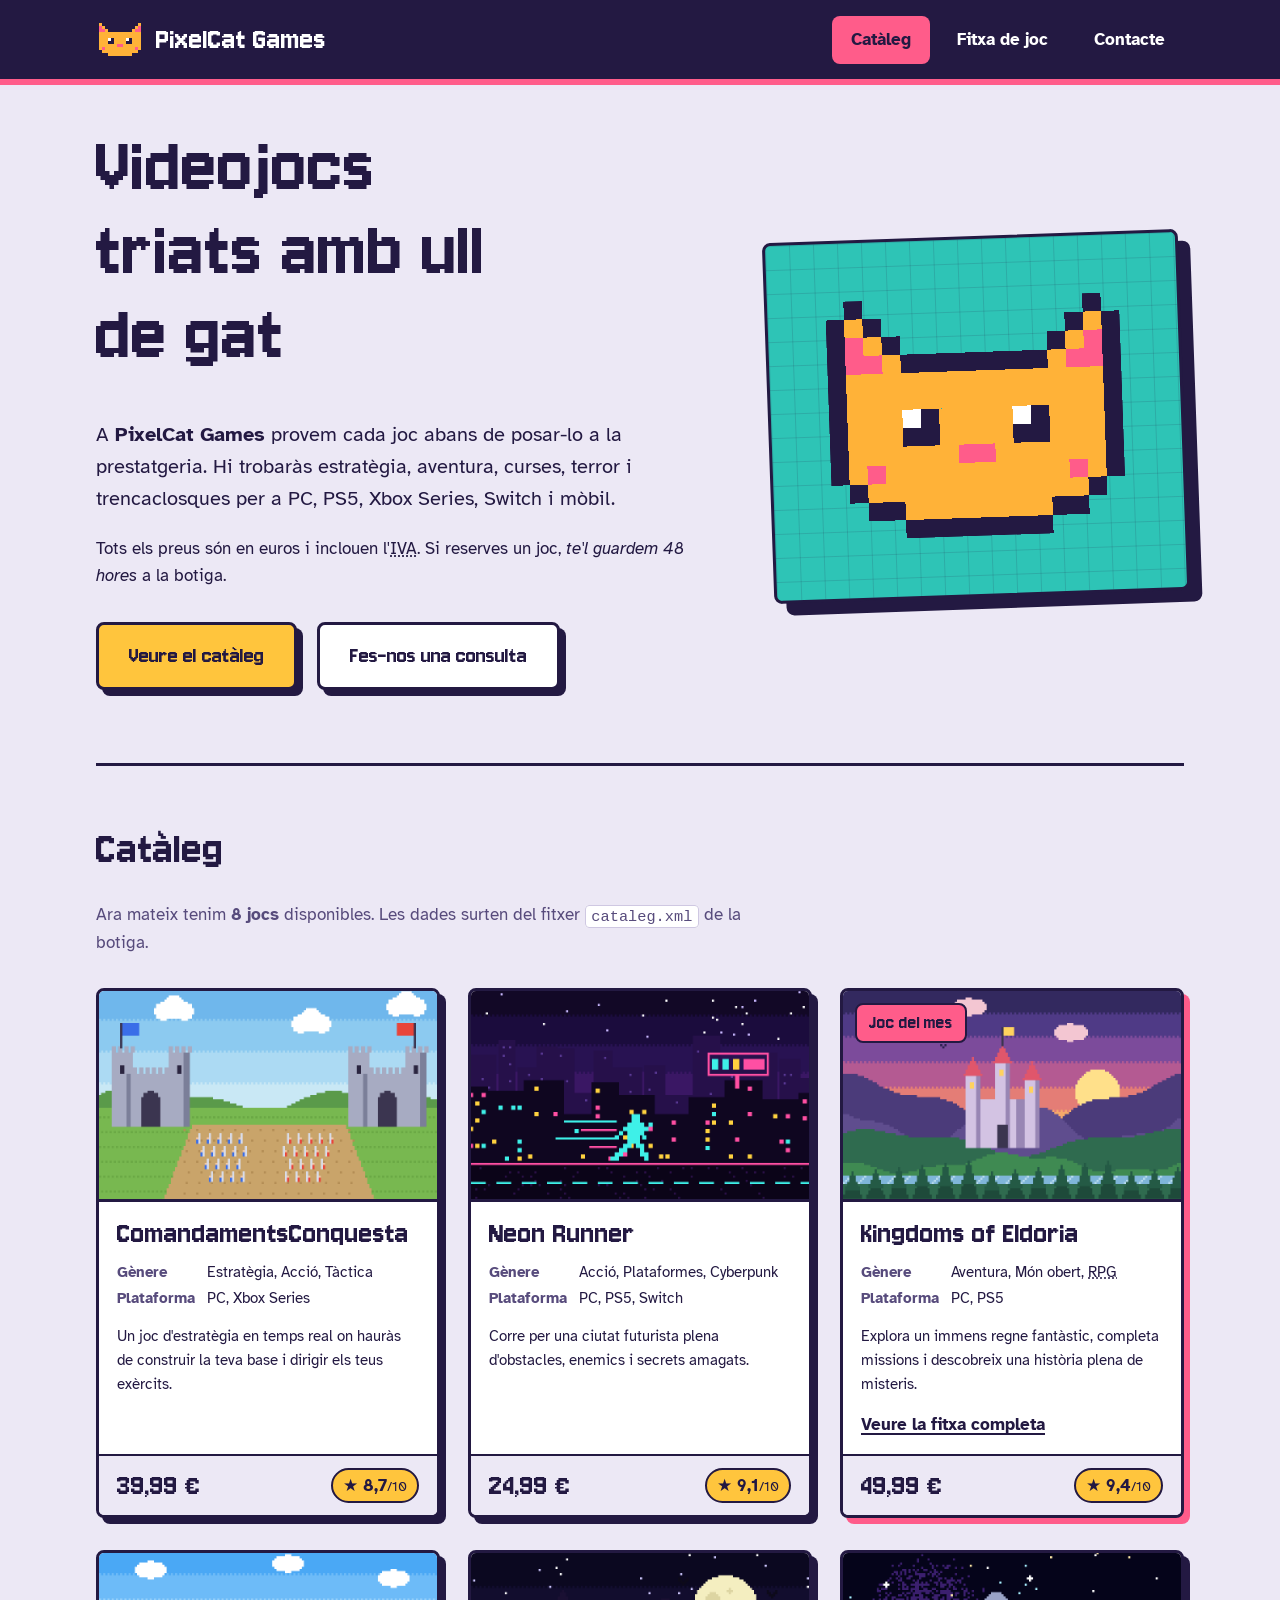
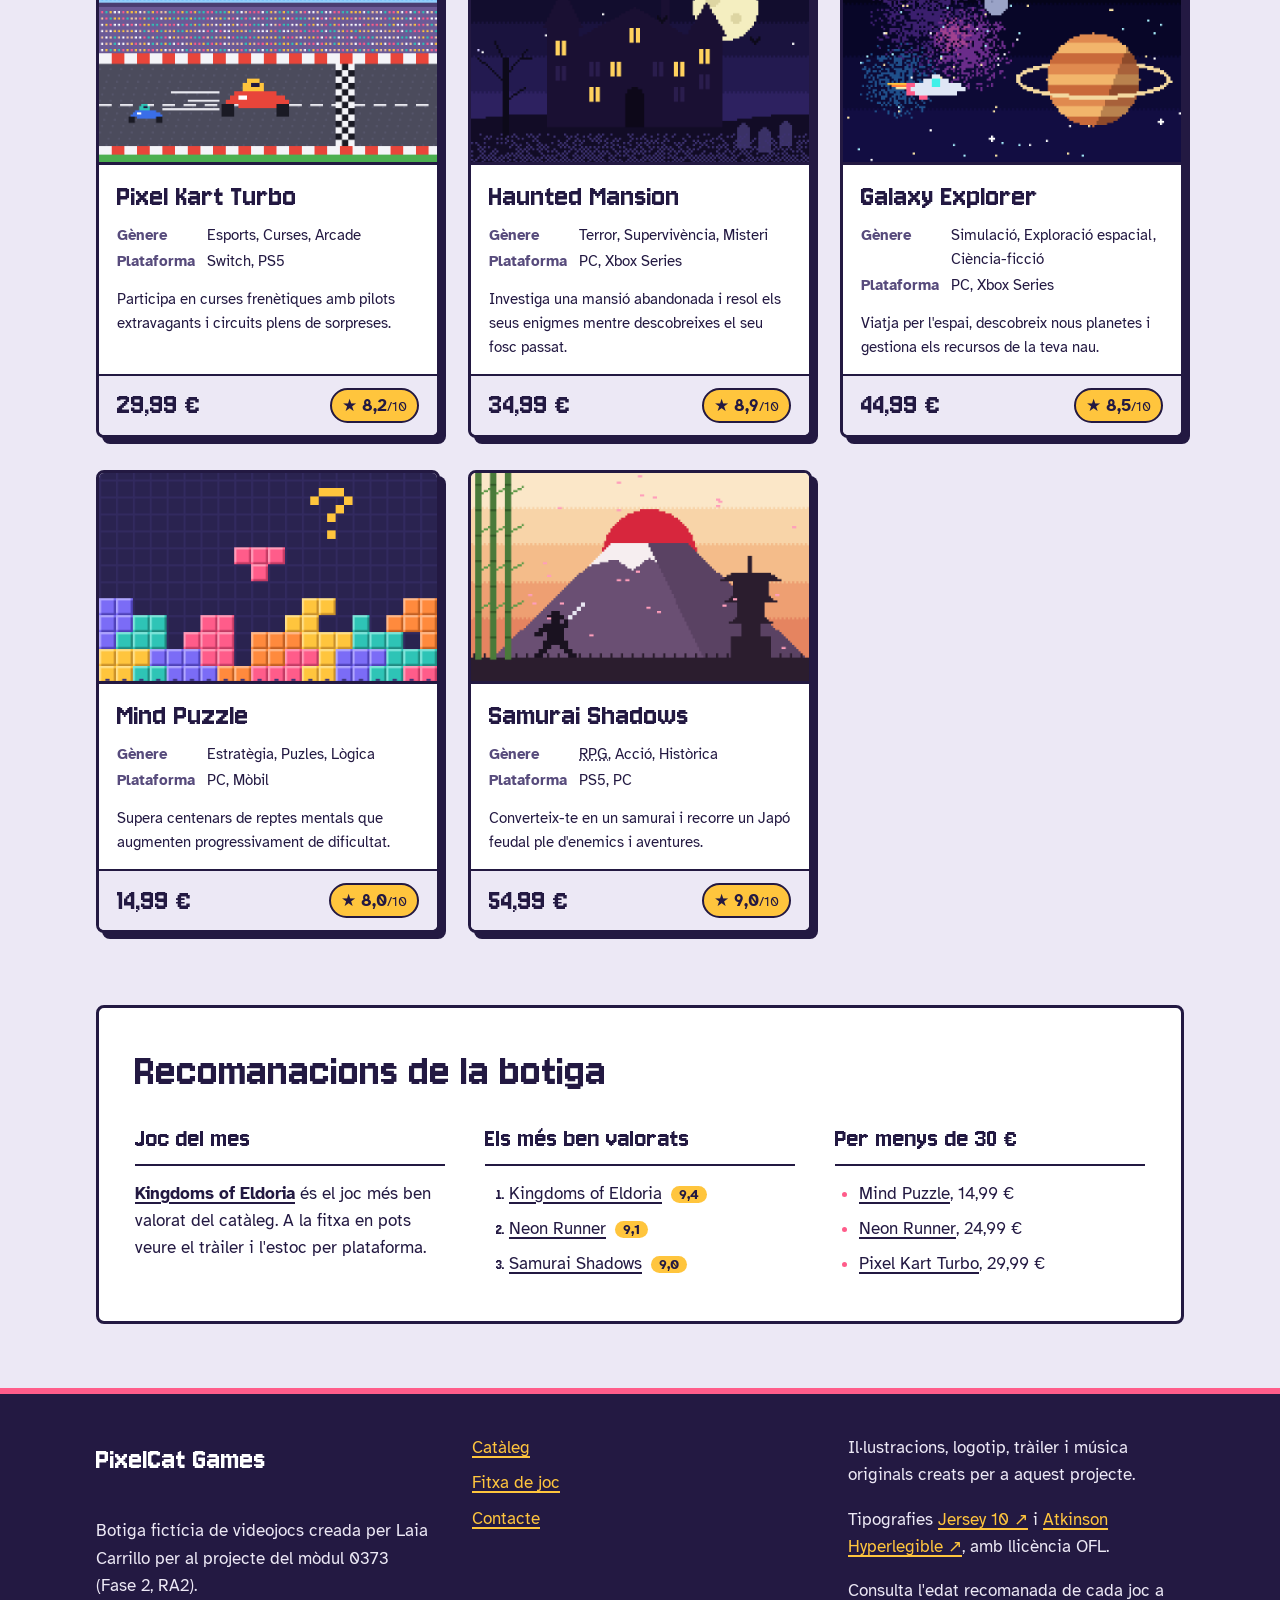
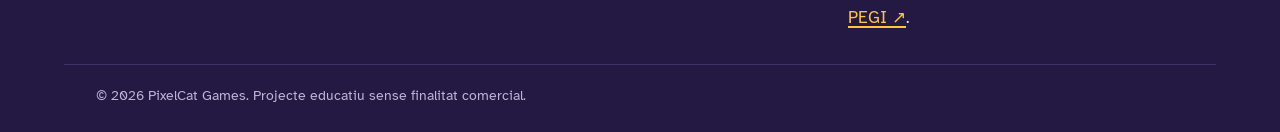
<file: RA2_Projecte_Fase_2_botiga_Laia_Carrillo/index.html>
<!DOCTYPE html>
<html lang="ca">
<head>
  <meta charset="UTF-8">
  <meta name="viewport" content="width=device-width, initial-scale=1">
  <meta name="description" content="Catàleg de PixelCat Games: videojocs d'estratègia, aventura, curses, terror i trencaclosques per a PC, PS5, Xbox Series, Switch i mòbil.">
  <meta name="author" content="Laia Carrillo">
  <title>Catàleg de videojocs | PixelCat Games</title>
  <link rel="icon" href="img/logo-pixelcat.svg" type="image/svg+xml">
  <link rel="stylesheet" href="css/estils.css">
</head>
<body>
  <a class="salt-contingut" href="#contingut">Salta al contingut principal</a>

  <header class="capcalera" id="capcalera">
    <div class="capcalera__interior">
      <a class="logo" href="index.html">
        <img class="logo__imatge" src="img/logo-pixelcat.svg" alt="" width="48" height="39">
        <span class="logo__nom">PixelCat Games</span>
      </a>
      <nav class="navegacio" aria-label="Navegació principal">
        <ul class="menu" id="menu-principal">
          <li><a class="menu__enllac actiu" href="index.html" aria-current="page">Catàleg</a></li>
          <li><a class="menu__enllac" href="fitxa.html">Fitxa de joc</a></li>
          <li><a class="menu__enllac" href="contacte.html">Contacte</a></li>
        </ul>
      </nav>
    </div>
  </header>

  <main class="contingut" id="contingut">

    <section class="portada" id="portada" aria-labelledby="titol-portada">
      <div class="portada__text">
        <h1 id="titol-portada">Videojocs triats amb ull de gat</h1>
        <p class="portada__entradeta">A <strong>PixelCat Games</strong> provem cada joc abans de posar-lo a la prestatgeria. Hi trobaràs estratègia, aventura, curses, terror i trencaclosques per a PC, PS5, Xbox Series, Switch i mòbil.</p>
        <p>Tots els preus són en euros i inclouen l'<abbr title="Impost sobre el valor afegit">IVA</abbr>. Si reserves un joc, <em>te'l guardem 48 hores</em> a la botiga.</p>
        <p class="portada__accions">
          <a class="boto" href="#cataleg">Veure el catàleg</a>
          <a class="boto boto--secundari" href="contacte.html">Fes-nos una consulta</a>
        </p>
      </div>
      <figure class="portada__imatge">
        <img src="img/logo-pixelcat.svg" alt="La mascota de PixelCat Games: un gat taronja dibuixat en pixel art" width="320" height="260">
      </figure>
    </section>

    <section class="cataleg" id="cataleg" aria-labelledby="titol-cataleg">
      <h2 id="titol-cataleg">Catàleg</h2>
      <p class="cataleg__resum">Ara mateix tenim <strong>8 jocs</strong> disponibles. Les dades surten del fitxer <code>cataleg.xml</code> de la botiga.</p>

      <div class="graella-jocs" id="llista-jocs">

        <article class="targeta-joc" id="joc-001" data-codi="JOC-001" data-preu="39.99" data-valoracio="8.7">
          <img class="targeta-joc__imatge" src="img/joc-001-comandaments-conquesta.png" alt="Dos castells, un amb bandera blava i l'altre amb bandera vermella, amb els seus exèrcits encarats en un camí de terra" width="800" height="500">
          <h3 class="targeta-joc__titol">ComandamentsConquesta</h3>
          <dl class="targeta-joc__dades">
            <dt>Gènere</dt>
            <dd class="targeta-joc__generes">Estratègia, Acció, Tàctica</dd>
            <dt>Plataforma</dt>
            <dd class="targeta-joc__plataformes">PC, Xbox Series</dd>
          </dl>
          <p class="targeta-joc__descripcio">Un joc d'estratègia en temps real on hauràs de construir la teva base i dirigir els teus exèrcits.</p>
          <footer class="targeta-joc__peu">
            <p class="preu"><data value="39.99">39,99 €</data></p>
            <p class="valoracio"><span class="valoracio__estrella" aria-hidden="true">★</span> <span class="visualment-amagat">Valoració:</span> 8,7<span class="valoracio__maxim">/10</span></p>
          </footer>
        </article>

        <article class="targeta-joc" id="joc-002" data-codi="JOC-002" data-preu="24.99" data-valoracio="9.1">
          <img class="targeta-joc__imatge" src="img/joc-002-neon-runner.png" alt="Silueta d'un corredor de color cian que travessa una ciutat de nit plena de llums de neó" width="800" height="500">
          <h3 class="targeta-joc__titol">Neon Runner</h3>
          <dl class="targeta-joc__dades">
            <dt>Gènere</dt>
            <dd class="targeta-joc__generes">Acció, Plataformes, Cyberpunk</dd>
            <dt>Plataforma</dt>
            <dd class="targeta-joc__plataformes">PC, PS5, Switch</dd>
          </dl>
          <p class="targeta-joc__descripcio">Corre per una ciutat futurista plena d'obstacles, enemics i secrets amagats.</p>
          <footer class="targeta-joc__peu">
            <p class="preu"><data value="24.99">24,99 €</data></p>
            <p class="valoracio"><span class="valoracio__estrella" aria-hidden="true">★</span> <span class="visualment-amagat">Valoració:</span> 9,1<span class="valoracio__maxim">/10</span></p>
          </footer>
        </article>

        <article class="targeta-joc targeta-joc--destacada" id="joc-003" data-codi="JOC-003" data-preu="49.99" data-valoracio="9.4">
          <img class="targeta-joc__imatge" src="img/joc-003-kingdoms-of-eldoria.png" alt="Castell de torres vermelles sobre un turó verd, amb muntanyes i una posta de sol al fons" width="800" height="500">
          <p class="targeta-joc__distintiu">Joc del mes</p>
          <h3 class="targeta-joc__titol">Kingdoms of Eldoria</h3>
          <dl class="targeta-joc__dades">
            <dt>Gènere</dt>
            <dd class="targeta-joc__generes">Aventura, Món obert, <abbr title="Joc de rol (role-playing game)">RPG</abbr></dd>
            <dt>Plataforma</dt>
            <dd class="targeta-joc__plataformes">PC, PS5</dd>
          </dl>
          <p class="targeta-joc__descripcio">Explora un immens regne fantàstic, completa missions i descobreix una història plena de misteris.</p>
          <a class="targeta-joc__enllac" href="fitxa.html">Veure la fitxa completa</a>
          <footer class="targeta-joc__peu">
            <p class="preu"><data value="49.99">49,99 €</data></p>
            <p class="valoracio"><span class="valoracio__estrella" aria-hidden="true">★</span> <span class="visualment-amagat">Valoració:</span> 9,4<span class="valoracio__maxim">/10</span></p>
          </footer>
        </article>

        <article class="targeta-joc" id="joc-004" data-codi="JOC-004" data-preu="29.99" data-valoracio="8.2">
          <img class="targeta-joc__imatge" src="img/joc-004-pixel-kart-turbo.png" alt="Kart vermell corrent per un circuit amb graderies plenes de públic i la línia de meta a quadres" width="800" height="500" loading="lazy">
          <h3 class="targeta-joc__titol">Pixel Kart Turbo</h3>
          <dl class="targeta-joc__dades">
            <dt>Gènere</dt>
            <dd class="targeta-joc__generes">Esports, Curses, Arcade</dd>
            <dt>Plataforma</dt>
            <dd class="targeta-joc__plataformes">Switch, PS5</dd>
          </dl>
          <p class="targeta-joc__descripcio">Participa en curses frenètiques amb pilots extravagants i circuits plens de sorpreses.</p>
          <footer class="targeta-joc__peu">
            <p class="preu"><data value="29.99">29,99 €</data></p>
            <p class="valoracio"><span class="valoracio__estrella" aria-hidden="true">★</span> <span class="visualment-amagat">Valoració:</span> 8,2<span class="valoracio__maxim">/10</span></p>
          </footer>
        </article>

        <article class="targeta-joc" id="joc-005" data-codi="JOC-005" data-preu="34.99" data-valoracio="8.9">
          <img class="targeta-joc__imatge" src="img/joc-005-haunted-mansion.png" alt="Mansió fosca amb finestres il·luminades sota una gran lluna plena, amb ratpenats i làpides" width="800" height="500" loading="lazy">
          <h3 class="targeta-joc__titol">Haunted Mansion</h3>
          <dl class="targeta-joc__dades">
            <dt>Gènere</dt>
            <dd class="targeta-joc__generes">Terror, Supervivència, Misteri</dd>
            <dt>Plataforma</dt>
            <dd class="targeta-joc__plataformes">PC, Xbox Series</dd>
          </dl>
          <p class="targeta-joc__descripcio">Investiga una mansió abandonada i resol els seus enigmes mentre descobreixes el seu fosc passat.</p>
          <footer class="targeta-joc__peu">
            <p class="preu"><data value="34.99">34,99 €</data></p>
            <p class="valoracio"><span class="valoracio__estrella" aria-hidden="true">★</span> <span class="visualment-amagat">Valoració:</span> 8,9<span class="valoracio__maxim">/10</span></p>
          </footer>
        </article>

        <article class="targeta-joc" id="joc-006" data-codi="JOC-006" data-preu="44.99" data-valoracio="8.5">
          <img class="targeta-joc__imatge" src="img/joc-006-galaxy-explorer.png" alt="Nau espacial blanca volant cap a un planeta taronja amb anells, envoltada d'estrelles i d'una nebulosa" width="800" height="500" loading="lazy">
          <h3 class="targeta-joc__titol">Galaxy Explorer</h3>
          <dl class="targeta-joc__dades">
            <dt>Gènere</dt>
            <dd class="targeta-joc__generes">Simulació, Exploració espacial, Ciència-ficció</dd>
            <dt>Plataforma</dt>
            <dd class="targeta-joc__plataformes">PC, Xbox Series</dd>
          </dl>
          <p class="targeta-joc__descripcio">Viatja per l'espai, descobreix nous planetes i gestiona els recursos de la teva nau.</p>
          <footer class="targeta-joc__peu">
            <p class="preu"><data value="44.99">44,99 €</data></p>
            <p class="valoracio"><span class="valoracio__estrella" aria-hidden="true">★</span> <span class="visualment-amagat">Valoració:</span> 8,5<span class="valoracio__maxim">/10</span></p>
          </footer>
        </article>

        <article class="targeta-joc" id="joc-007" data-codi="JOC-007" data-preu="14.99" data-valoracio="8.0">
          <img class="targeta-joc__imatge" src="img/joc-007-mind-puzzle.png" alt="Peces de colors apilades en una quadrícula, una peça que cau i un signe d'interrogació groc" width="800" height="500" loading="lazy">
          <h3 class="targeta-joc__titol">Mind Puzzle</h3>
          <dl class="targeta-joc__dades">
            <dt>Gènere</dt>
            <dd class="targeta-joc__generes">Estratègia, Puzles, Lògica</dd>
            <dt>Plataforma</dt>
            <dd class="targeta-joc__plataformes">PC, Mòbil</dd>
          </dl>
          <p class="targeta-joc__descripcio">Supera centenars de reptes mentals que augmenten progressivament de dificultat.</p>
          <footer class="targeta-joc__peu">
            <p class="preu"><data value="14.99">14,99 €</data></p>
            <p class="valoracio"><span class="valoracio__estrella" aria-hidden="true">★</span> <span class="visualment-amagat">Valoració:</span> 8,0<span class="valoracio__maxim">/10</span></p>
          </footer>
        </article>

        <article class="targeta-joc" id="joc-008" data-codi="JOC-008" data-preu="54.99" data-valoracio="9.0">
          <img class="targeta-joc__imatge" src="img/joc-008-samurai-shadows.png" alt="Silueta d'un samurai amb katana davant d'un sol vermell, una muntanya nevada i una pagoda" width="800" height="500" loading="lazy">
          <h3 class="targeta-joc__titol">Samurai Shadows</h3>
          <dl class="targeta-joc__dades">
            <dt>Gènere</dt>
            <dd class="targeta-joc__generes"><abbr title="Joc de rol (role-playing game)">RPG</abbr>, Acció, Històrica</dd>
            <dt>Plataforma</dt>
            <dd class="targeta-joc__plataformes">PS5, PC</dd>
          </dl>
          <p class="targeta-joc__descripcio">Converteix-te en un samurai i recorre un Japó feudal ple d'enemics i aventures.</p>
          <footer class="targeta-joc__peu">
            <p class="preu"><data value="54.99">54,99 €</data></p>
            <p class="valoracio"><span class="valoracio__estrella" aria-hidden="true">★</span> <span class="visualment-amagat">Valoració:</span> 9,0<span class="valoracio__maxim">/10</span></p>
          </footer>
        </article>

      </div>
    </section>

    <aside class="recomanacions" id="recomanacions" aria-labelledby="titol-recomanacions">
      <h2 id="titol-recomanacions">Recomanacions de la botiga</h2>

      <section class="recomanacions__bloc" aria-labelledby="titol-joc-mes">
        <h3 id="titol-joc-mes">Joc del mes</h3>
        <p><a href="fitxa.html"><strong>Kingdoms of Eldoria</strong></a> és el joc més ben valorat del catàleg. A la fitxa en pots veure el tràiler i l'estoc per plataforma.</p>
      </section>

      <section class="recomanacions__bloc" aria-labelledby="titol-ranquing">
        <h3 id="titol-ranquing">Els més ben valorats</h3>
        <ol class="ranquing">
          <li><a href="#joc-003">Kingdoms of Eldoria</a> <span class="ranquing__nota">9,4</span></li>
          <li><a href="#joc-002">Neon Runner</a> <span class="ranquing__nota">9,1</span></li>
          <li><a href="#joc-008">Samurai Shadows</a> <span class="ranquing__nota">9,0</span></li>
        </ol>
      </section>

      <section class="recomanacions__bloc" aria-labelledby="titol-economics">
        <h3 id="titol-economics">Per menys de 30 €</h3>
        <ul class="llista-economics">
          <li><a href="#joc-007">Mind Puzzle</a>, 14,99 €</li>
          <li><a href="#joc-002">Neon Runner</a>, 24,99 €</li>
          <li><a href="#joc-004">Pixel Kart Turbo</a>, 29,99 €</li>
        </ul>
      </section>
    </aside>

  </main>

  <footer class="peu" id="peu">
    <div class="peu__interior">
      <div class="peu__bloc">
        <p class="peu__marca">PixelCat Games</p>
        <p>Botiga fictícia de videojocs creada per Laia Carrillo per al projecte del mòdul 0373 (Fase 2, RA2).</p>
      </div>
      <nav class="peu__bloc" aria-label="Enllaços del peu de pàgina">
        <ul class="peu__llista">
          <li><a href="index.html">Catàleg</a></li>
          <li><a href="fitxa.html">Fitxa de joc</a></li>
          <li><a href="contacte.html">Contacte</a></li>
        </ul>
      </nav>
      <div class="peu__bloc">
        <p>Il·lustracions, logotip, tràiler i música originals creats per a aquest projecte.</p>
        <p>Tipografies <a href="https://fonts.google.com/specimen/Jersey+10" rel="external">Jersey 10</a> i <a href="https://fonts.google.com/specimen/Atkinson+Hyperlegible" rel="external">Atkinson Hyperlegible</a>, amb llicència OFL.</p>
        <p>Consulta l'edat recomanada de cada joc a <a href="https://pegi.info/" rel="external">PEGI</a>.</p>
      </div>
    </div>
    <p class="peu__copyright"><small>© 2026 PixelCat Games. Projecte educatiu sense finalitat comercial.</small></p>
  </footer>
</body>
</html>
</file>
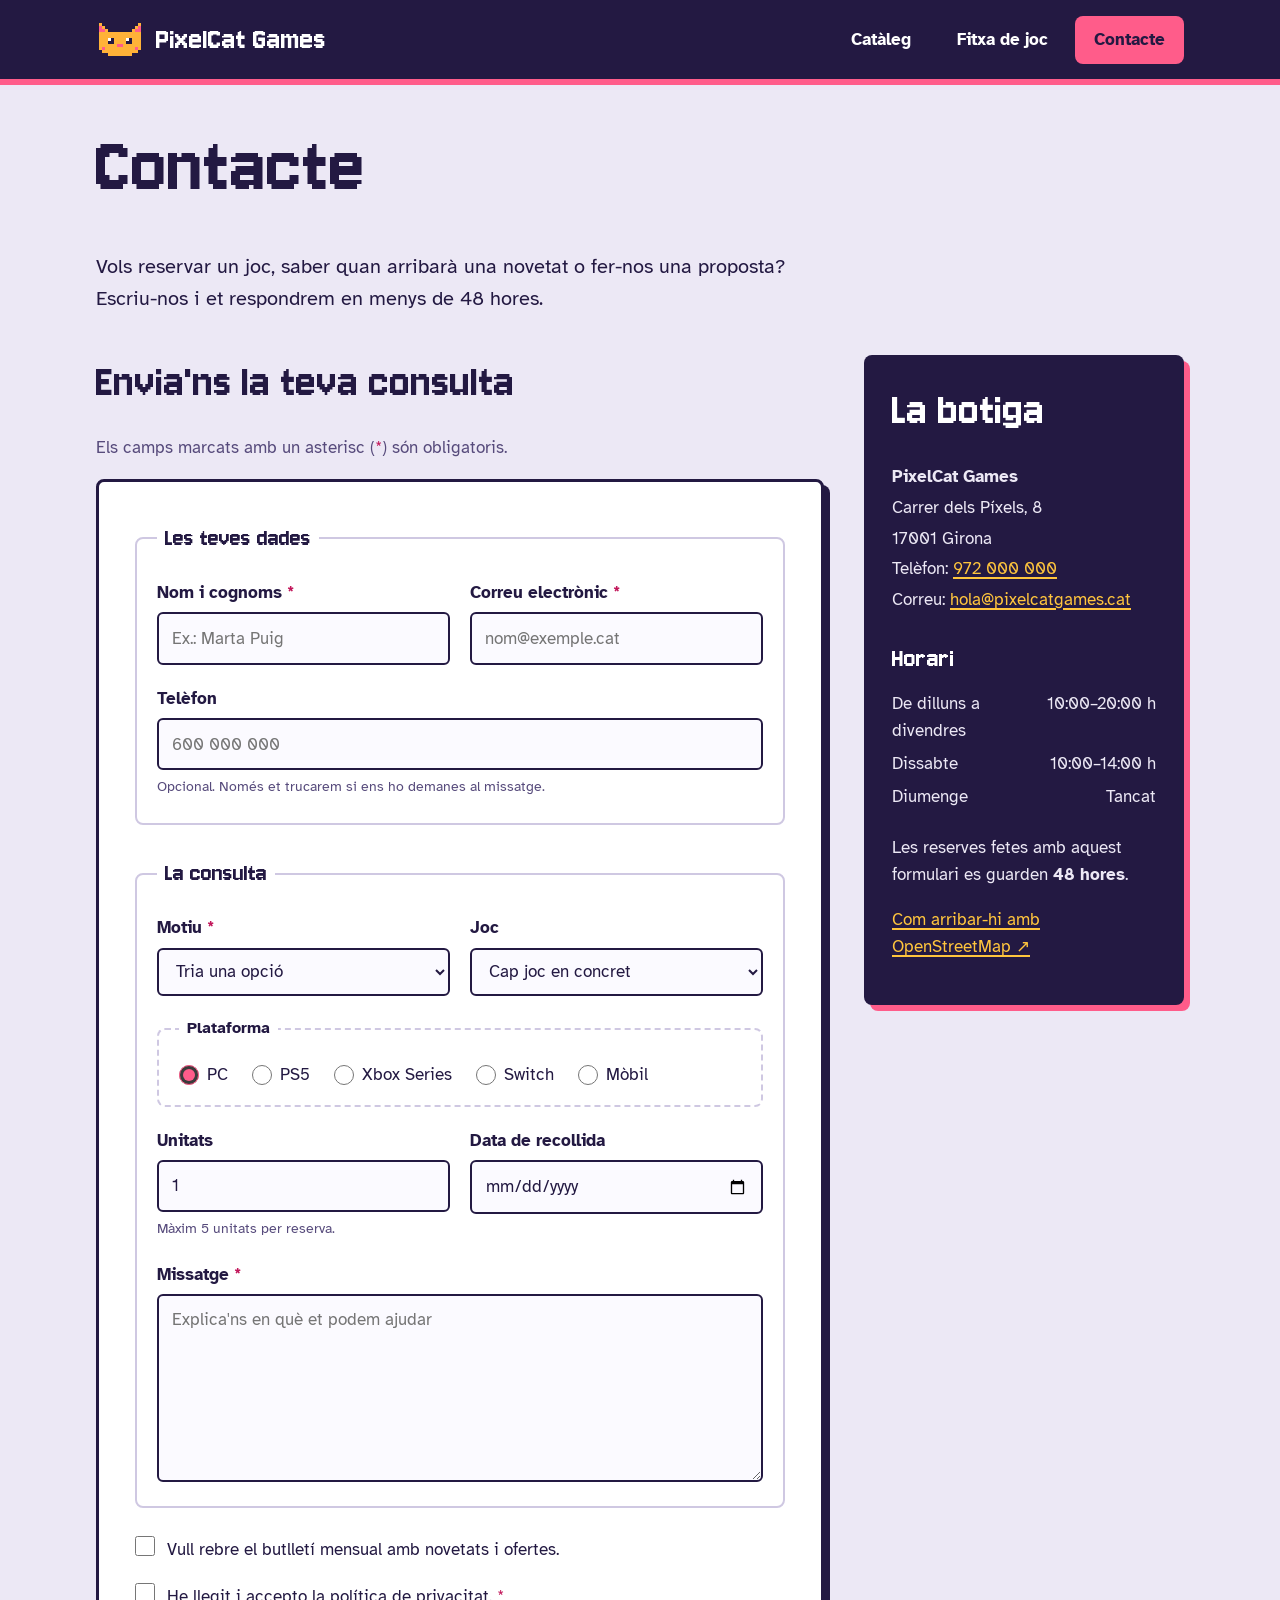
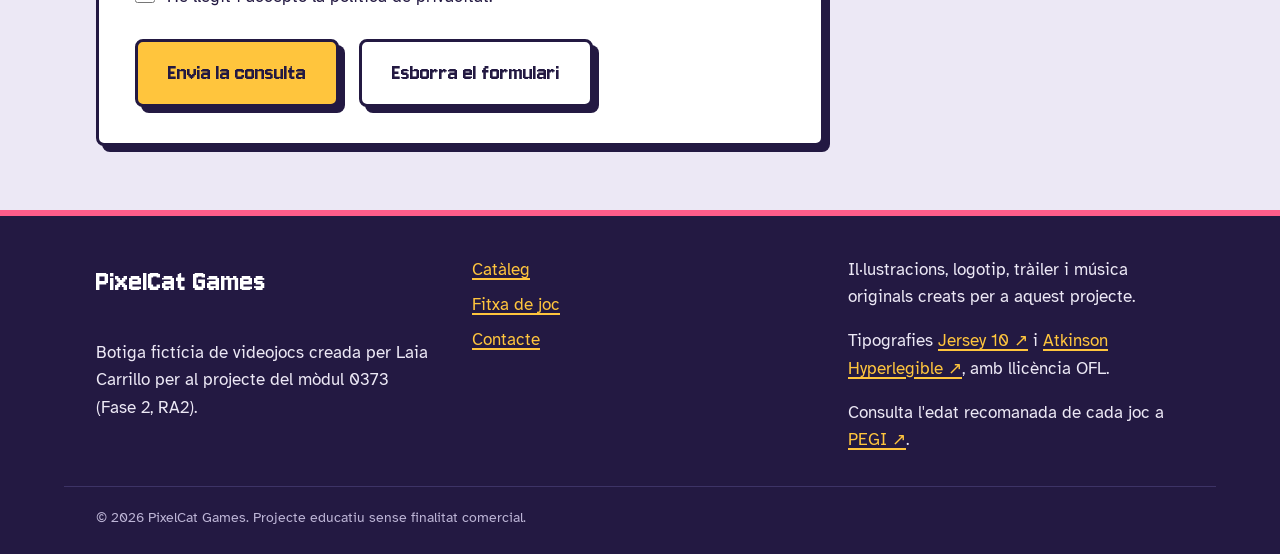
<file: RA2_Projecte_Fase_2_botiga_Laia_Carrillo/contacte.html>
<!DOCTYPE html>
<html lang="ca">
<head>
  <meta charset="UTF-8">
  <meta name="viewport" content="width=device-width, initial-scale=1">
  <meta name="description" content="Contacta amb PixelCat Games per reservar un joc, preguntar per l'estoc o fer qualsevol consulta. Adreça, telèfon i horari de la botiga.">
  <meta name="author" content="Laia Carrillo">
  <title>Contacte | PixelCat Games</title>
  <link rel="icon" href="img/logo-pixelcat.svg" type="image/svg+xml">
  <link rel="stylesheet" href="css/estils.css">
</head>
<body>
  <a class="salt-contingut" href="#contingut">Salta al contingut principal</a>

  <header class="capcalera" id="capcalera">
    <div class="capcalera__interior">
      <a class="logo" href="index.html">
        <img class="logo__imatge" src="img/logo-pixelcat.svg" alt="" width="48" height="39">
        <span class="logo__nom">PixelCat Games</span>
      </a>
      <nav class="navegacio" aria-label="Navegació principal">
        <ul class="menu" id="menu-principal">
          <li><a class="menu__enllac" href="index.html">Catàleg</a></li>
          <li><a class="menu__enllac" href="fitxa.html">Fitxa de joc</a></li>
          <li><a class="menu__enllac actiu" href="contacte.html" aria-current="page">Contacte</a></li>
        </ul>
      </nav>
    </div>
  </header>

  <main class="contingut" id="contingut">

    <header class="capcalera-pagina">
      <h1>Contacte</h1>
      <p class="entradeta">Vols reservar un joc, saber quan arribarà una novetat o fer-nos una proposta? Escriu-nos i et respondrem en menys de 48 hores.</p>
    </header>

    <div class="disposicio-contacte">

      <section class="seccio-formulari" id="seccio-formulari" aria-labelledby="titol-formulari">
        <h2 id="titol-formulari">Envia'ns la teva consulta</h2>
        <p class="nota-obligatoris">Els camps marcats amb un asterisc (<span class="obligatori">*</span>) són obligatoris.</p>

        <form class="formulari" id="formulari-contacte" action="#" method="get">

          <fieldset class="formulari__grup">
            <legend>Les teves dades</legend>
            <div class="camps-doble">
              <div class="camp">
                <label for="nom">Nom i cognoms <span class="obligatori" aria-hidden="true">*</span></label>
                <input type="text" id="nom" name="nom" autocomplete="name" required minlength="2" placeholder="Ex.: Marta Puig">
              </div>
              <div class="camp">
                <label for="correu">Correu electrònic <span class="obligatori" aria-hidden="true">*</span></label>
                <input type="email" id="correu" name="correu" autocomplete="email" required placeholder="nom@exemple.cat">
              </div>
            </div>
            <div class="camp">
              <label for="telefon">Telèfon</label>
              <input type="tel" id="telefon" name="telefon" autocomplete="tel" pattern="[0-9 +]{9,15}" placeholder="600 000 000" aria-describedby="ajuda-telefon">
              <p class="camp__ajuda" id="ajuda-telefon">Opcional. Només et trucarem si ens ho demanes al missatge.</p>
            </div>
          </fieldset>

          <fieldset class="formulari__grup">
            <legend>La consulta</legend>
            <div class="camps-doble">
              <div class="camp">
                <label for="motiu">Motiu <span class="obligatori" aria-hidden="true">*</span></label>
                <select id="motiu" name="motiu" required>
                  <option value="">Tria una opció</option>
                  <option value="reserva">Reservar un joc</option>
                  <option value="estoc">Disponibilitat i estoc</option>
                  <option value="devolucio">Devolucions i garanties</option>
                  <option value="altres">Altres consultes</option>
                </select>
              </div>
              <div class="camp">
                <label for="joc">Joc</label>
                <select id="joc" name="joc">
                  <option value="">Cap joc en concret</option>
                  <option value="JOC-001">ComandamentsConquesta</option>
                  <option value="JOC-002">Neon Runner</option>
                  <option value="JOC-003">Kingdoms of Eldoria</option>
                  <option value="JOC-004">Pixel Kart Turbo</option>
                  <option value="JOC-005">Haunted Mansion</option>
                  <option value="JOC-006">Galaxy Explorer</option>
                  <option value="JOC-007">Mind Puzzle</option>
                  <option value="JOC-008">Samurai Shadows</option>
                </select>
              </div>
            </div>

            <fieldset class="formulari__subgrup" id="grup-plataforma">
              <legend>Plataforma</legend>
              <div class="opcions">
                <label class="opcio" for="plataforma-pc"><input type="radio" id="plataforma-pc" name="plataforma" value="PC" checked> PC</label>
                <label class="opcio" for="plataforma-ps5"><input type="radio" id="plataforma-ps5" name="plataforma" value="PS5"> PS5</label>
                <label class="opcio" for="plataforma-xbox"><input type="radio" id="plataforma-xbox" name="plataforma" value="Xbox Series"> Xbox Series</label>
                <label class="opcio" for="plataforma-switch"><input type="radio" id="plataforma-switch" name="plataforma" value="Switch"> Switch</label>
                <label class="opcio" for="plataforma-mobil"><input type="radio" id="plataforma-mobil" name="plataforma" value="Mobil"> Mòbil</label>
              </div>
            </fieldset>

            <div class="camps-doble">
              <div class="camp">
                <label for="unitats">Unitats</label>
                <input type="number" id="unitats" name="unitats" min="1" max="5" step="1" value="1" aria-describedby="ajuda-unitats">
                <p class="camp__ajuda" id="ajuda-unitats">Màxim 5 unitats per reserva.</p>
              </div>
              <div class="camp">
                <label for="data-recollida">Data de recollida</label>
                <input type="date" id="data-recollida" name="data_recollida">
              </div>
            </div>

            <div class="camp">
              <label for="missatge">Missatge <span class="obligatori" aria-hidden="true">*</span></label>
              <textarea id="missatge" name="missatge" rows="6" required minlength="10" placeholder="Explica'ns en què et podem ajudar"></textarea>
            </div>
          </fieldset>

          <div class="camp camp--casella">
            <input type="checkbox" id="butlleti" name="butlleti" value="si">
            <label for="butlleti">Vull rebre el butlletí mensual amb novetats i ofertes.</label>
          </div>
          <div class="camp camp--casella">
            <input type="checkbox" id="privacitat" name="privacitat" value="acceptada" required>
            <label for="privacitat">He llegit i accepto la política de privacitat. <span class="obligatori" aria-hidden="true">*</span></label>
          </div>

          <div class="formulari__accions">
            <button class="boto" type="submit" id="boto-enviar">Envia la consulta</button>
            <button class="boto boto--secundari" type="reset">Esborra el formulari</button>
          </div>
        </form>
      </section>

      <aside class="info-botiga" id="info-botiga" aria-labelledby="titol-botiga">
        <h2 id="titol-botiga">La botiga</h2>
        <address>
          <strong>PixelCat Games</strong><br>
          Carrer dels Píxels, 8<br>
          17001 Girona<br>
          Telèfon: <a href="tel:+34972000000">972 000 000</a><br>
          Correu: <a href="mailto:hola@pixelcatgames.cat">hola@pixelcatgames.cat</a>
        </address>

        <h3>Horari</h3>
        <dl class="horari">
          <dt>De dilluns a divendres</dt>
          <dd><time datetime="10:00">10:00</time>–<time datetime="20:00">20:00</time> h</dd>
          <dt>Dissabte</dt>
          <dd><time datetime="10:00">10:00</time>–<time datetime="14:00">14:00</time> h</dd>
          <dt>Diumenge</dt>
          <dd>Tancat</dd>
        </dl>

        <p>Les reserves fetes amb aquest formulari es guarden <strong>48 hores</strong>.</p>
        <p><a href="https://www.openstreetmap.org/search?query=Girona" rel="external">Com arribar-hi amb OpenStreetMap</a></p>
      </aside>

    </div>
  </main>

  <footer class="peu" id="peu">
    <div class="peu__interior">
      <div class="peu__bloc">
        <p class="peu__marca">PixelCat Games</p>
        <p>Botiga fictícia de videojocs creada per Laia Carrillo per al projecte del mòdul 0373 (Fase 2, RA2).</p>
      </div>
      <nav class="peu__bloc" aria-label="Enllaços del peu de pàgina">
        <ul class="peu__llista">
          <li><a href="index.html">Catàleg</a></li>
          <li><a href="fitxa.html">Fitxa de joc</a></li>
          <li><a href="contacte.html">Contacte</a></li>
        </ul>
      </nav>
      <div class="peu__bloc">
        <p>Il·lustracions, logotip, tràiler i música originals creats per a aquest projecte.</p>
        <p>Tipografies <a href="https://fonts.google.com/specimen/Jersey+10" rel="external">Jersey 10</a> i <a href="https://fonts.google.com/specimen/Atkinson+Hyperlegible" rel="external">Atkinson Hyperlegible</a>, amb llicència OFL.</p>
        <p>Consulta l'edat recomanada de cada joc a <a href="https://pegi.info/" rel="external">PEGI</a>.</p>
      </div>
    </div>
    <p class="peu__copyright"><small>© 2026 PixelCat Games. Projecte educatiu sense finalitat comercial.</small></p>
  </footer>
</body>
</html>
</file>
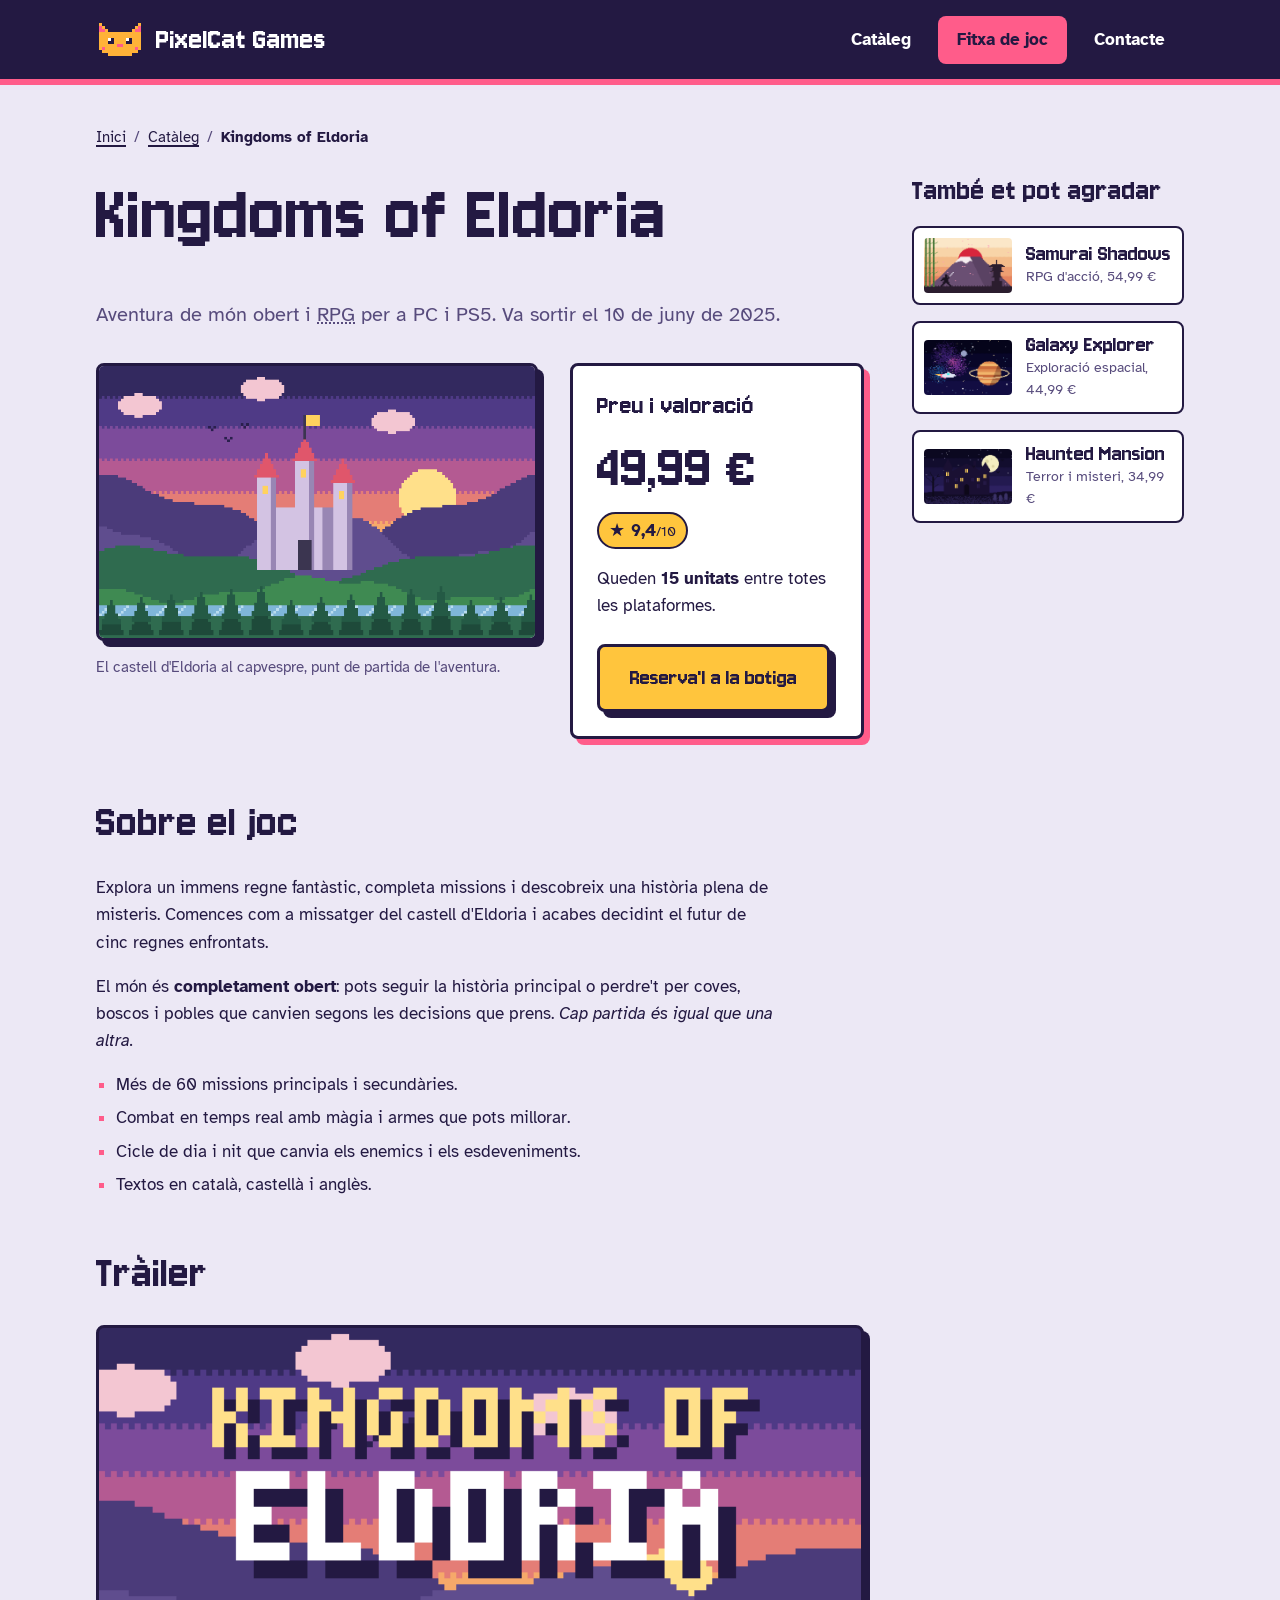
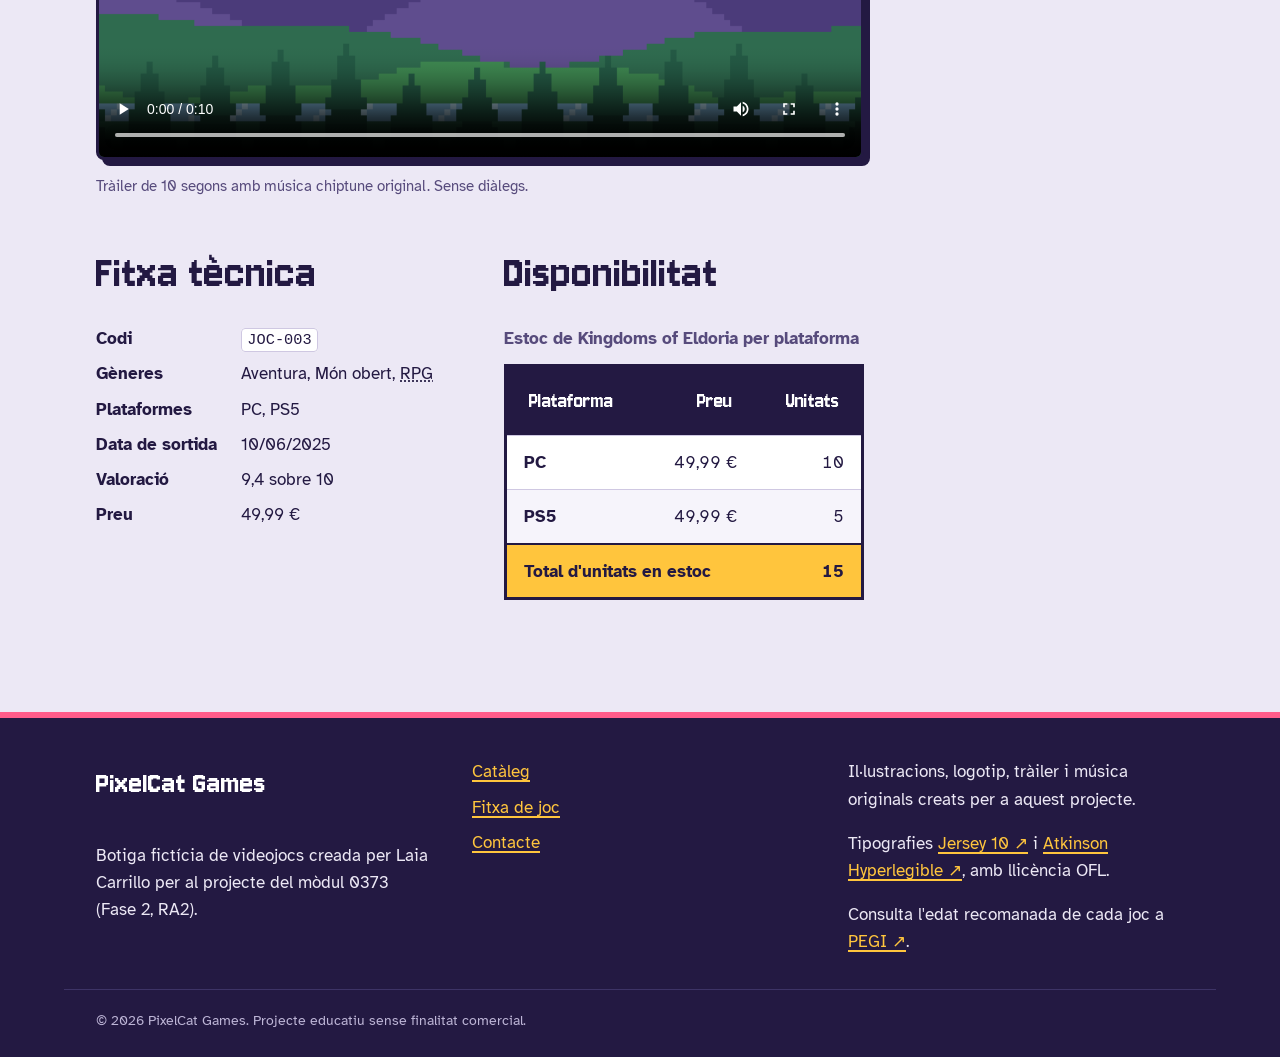
<file: RA2_Projecte_Fase_2_botiga_Laia_Carrillo/fitxa.html>
<!DOCTYPE html>
<html lang="ca">
<head>
  <meta charset="UTF-8">
  <meta name="viewport" content="width=device-width, initial-scale=1">
  <meta name="description" content="Fitxa de Kingdoms of Eldoria a PixelCat Games: preu, valoració, tràiler, fitxa tècnica i estoc per plataforma.">
  <meta name="author" content="Laia Carrillo">
  <title>Kingdoms of Eldoria | PixelCat Games</title>
  <link rel="icon" href="img/logo-pixelcat.svg" type="image/svg+xml">
  <link rel="stylesheet" href="css/estils.css">
</head>
<body>
  <a class="salt-contingut" href="#contingut">Salta al contingut principal</a>

  <header class="capcalera" id="capcalera">
    <div class="capcalera__interior">
      <a class="logo" href="index.html">
        <img class="logo__imatge" src="img/logo-pixelcat.svg" alt="" width="48" height="39">
        <span class="logo__nom">PixelCat Games</span>
      </a>
      <nav class="navegacio" aria-label="Navegació principal">
        <ul class="menu" id="menu-principal">
          <li><a class="menu__enllac" href="index.html">Catàleg</a></li>
          <li><a class="menu__enllac actiu" href="fitxa.html" aria-current="page">Fitxa de joc</a></li>
          <li><a class="menu__enllac" href="contacte.html">Contacte</a></li>
        </ul>
      </nav>
    </div>
  </header>

  <main class="contingut disposicio-fitxa" id="contingut">

    <nav class="ruta" aria-label="Ruta de navegació">
      <ol>
        <li><a href="index.html">Inici</a></li>
        <li><a href="index.html#cataleg">Catàleg</a></li>
        <li><a href="fitxa.html" aria-current="page">Kingdoms of Eldoria</a></li>
      </ol>
    </nav>

    <article class="fitxa" id="fitxa-joc" data-codi="JOC-003">
      <header class="fitxa__capcalera">
        <h1 class="fitxa__titol" id="titol-joc">Kingdoms of Eldoria</h1>
        <p class="fitxa__subtitol">Aventura de món obert i <abbr title="Joc de rol (role-playing game)">RPG</abbr> per a PC i PS5. Va sortir el <time datetime="2025-06-10">10 de juny de 2025</time>.</p>
      </header>

      <div class="fitxa__principal">
        <figure class="fitxa__portada">
          <img src="img/joc-003-kingdoms-of-eldoria.png" alt="Castell de torres vermelles sobre un turó verd, amb muntanyes i una posta de sol al fons" width="800" height="500">
          <figcaption>El castell d'Eldoria al capvespre, punt de partida de l'aventura.</figcaption>
        </figure>

        <section class="fitxa__compra" id="compra" aria-labelledby="titol-compra">
          <h2 id="titol-compra">Preu i valoració</h2>
          <p class="preu preu--gran" id="preu-joc"><data value="49.99">49,99 €</data></p>
          <p class="valoracio valoracio--gran" id="valoracio-joc"><span class="valoracio__estrella" aria-hidden="true">★</span> <span class="visualment-amagat">Valoració:</span> 9,4<span class="valoracio__maxim">/10</span></p>
          <p class="fitxa__estoc">Queden <strong>15 unitats</strong> entre totes les plataformes.</p>
          <a class="boto" href="contacte.html">Reserva'l a la botiga</a>
        </section>
      </div>

      <section class="fitxa__seccio" id="descripcio" aria-labelledby="titol-descripcio">
        <h2 id="titol-descripcio">Sobre el joc</h2>
        <p>Explora un immens regne fantàstic, completa missions i descobreix una història plena de misteris. Comences com a missatger del castell d'Eldoria i acabes decidint el futur de cinc regnes enfrontats.</p>
        <p>El món és <strong>completament obert</strong>: pots seguir la història principal o perdre't per coves, boscos i pobles que canvien segons les decisions que prens. <em>Cap partida és igual que una altra.</em></p>
        <ul class="caracteristiques">
          <li>Més de 60 missions principals i secundàries.</li>
          <li>Combat en temps real amb màgia i armes que pots millorar.</li>
          <li>Cicle de dia i nit que canvia els enemics i els esdeveniments.</li>
          <li>Textos en català, castellà i anglès.</li>
        </ul>
      </section>

      <section class="fitxa__seccio" id="trailer" aria-labelledby="titol-trailer">
        <h2 id="titol-trailer">Tràiler</h2>
        <figure class="video">
          <video id="video-trailer" controls preload="metadata" poster="img/kingdoms-of-eldoria-trailer-poster.png" width="1280" height="720">
            <source src="media/kingdoms-of-eldoria-trailer.webm" type="video/webm">
            <source src="media/kingdoms-of-eldoria-trailer.mp4" type="video/mp4">
            <p>El teu navegador no pot reproduir el vídeo. Pots <a href="media/kingdoms-of-eldoria-trailer.mp4">descarregar el tràiler en MP4</a>.</p>
          </video>
          <figcaption>Tràiler de 10 segons amb música chiptune original. Sense diàlegs.</figcaption>
        </figure>
      </section>

      <div class="fitxa__dades">
        <section class="fitxa__seccio" id="fitxa-tecnica" aria-labelledby="titol-fitxa-tecnica">
          <h2 id="titol-fitxa-tecnica">Fitxa tècnica</h2>
          <dl class="dades-tecniques">
            <dt>Codi</dt>
            <dd><code>JOC-003</code></dd>
            <dt>Gèneres</dt>
            <dd>Aventura, Món obert, <abbr title="Joc de rol (role-playing game)">RPG</abbr></dd>
            <dt>Plataformes</dt>
            <dd>PC, PS5</dd>
            <dt>Data de sortida</dt>
            <dd><time datetime="2025-06-10">10/06/2025</time></dd>
            <dt>Valoració</dt>
            <dd>9,4 sobre 10</dd>
            <dt>Preu</dt>
            <dd><data value="49.99">49,99 €</data></dd>
          </dl>
        </section>

        <section class="fitxa__seccio" id="disponibilitat" aria-labelledby="titol-disponibilitat">
          <h2 id="titol-disponibilitat">Disponibilitat</h2>
          <div class="taula-contenidor">
            <table class="taula" id="taula-estoc">
              <caption>Estoc de Kingdoms of Eldoria per plataforma</caption>
              <thead>
                <tr>
                  <th scope="col">Plataforma</th>
                  <th scope="col" class="num">Preu</th>
                  <th scope="col" class="num">Unitats</th>
                </tr>
              </thead>
              <tbody>
                <tr>
                  <th scope="row">PC</th>
                  <td class="num">49,99 €</td>
                  <td class="num">10</td>
                </tr>
                <tr>
                  <th scope="row">PS5</th>
                  <td class="num">49,99 €</td>
                  <td class="num">5</td>
                </tr>
              </tbody>
              <tfoot>
                <tr>
                  <th scope="row" colspan="2">Total d'unitats en estoc</th>
                  <td class="num">15</td>
                </tr>
              </tfoot>
            </table>
          </div>
        </section>
      </div>
    </article>

    <aside class="relacionats" id="relacionats" aria-labelledby="titol-relacionats">
      <h2 id="titol-relacionats">També et pot agradar</h2>
      <ul class="relacionats__llista">
        <li>
          <a class="mini-joc" href="index.html#joc-008">
            <img src="img/joc-008-samurai-shadows.png" alt="" width="800" height="500" loading="lazy">
            <span class="mini-joc__titol">Samurai Shadows</span>
            <span class="mini-joc__info">RPG d'acció, 54,99 €</span>
          </a>
        </li>
        <li>
          <a class="mini-joc" href="index.html#joc-006">
            <img src="img/joc-006-galaxy-explorer.png" alt="" width="800" height="500" loading="lazy">
            <span class="mini-joc__titol">Galaxy Explorer</span>
            <span class="mini-joc__info">Exploració espacial, 44,99 €</span>
          </a>
        </li>
        <li>
          <a class="mini-joc" href="index.html#joc-005">
            <img src="img/joc-005-haunted-mansion.png" alt="" width="800" height="500" loading="lazy">
            <span class="mini-joc__titol">Haunted Mansion</span>
            <span class="mini-joc__info">Terror i misteri, 34,99 €</span>
          </a>
        </li>
      </ul>
    </aside>

  </main>

  <footer class="peu" id="peu">
    <div class="peu__interior">
      <div class="peu__bloc">
        <p class="peu__marca">PixelCat Games</p>
        <p>Botiga fictícia de videojocs creada per Laia Carrillo per al projecte del mòdul 0373 (Fase 2, RA2).</p>
      </div>
      <nav class="peu__bloc" aria-label="Enllaços del peu de pàgina">
        <ul class="peu__llista">
          <li><a href="index.html">Catàleg</a></li>
          <li><a href="fitxa.html">Fitxa de joc</a></li>
          <li><a href="contacte.html">Contacte</a></li>
        </ul>
      </nav>
      <div class="peu__bloc">
        <p>Il·lustracions, logotip, tràiler i música originals creats per a aquest projecte.</p>
        <p>Tipografies <a href="https://fonts.google.com/specimen/Jersey+10" rel="external">Jersey 10</a> i <a href="https://fonts.google.com/specimen/Atkinson+Hyperlegible" rel="external">Atkinson Hyperlegible</a>, amb llicència OFL.</p>
        <p>Consulta l'edat recomanada de cada joc a <a href="https://pegi.info/" rel="external">PEGI</a>.</p>
      </div>
    </div>
    <p class="peu__copyright"><small>© 2026 PixelCat Games. Projecte educatiu sense finalitat comercial.</small></p>
  </footer>
</body>
</html>
</file>
<file: RA2_Projecte_Fase_2_botiga_Laia_Carrillo/css/estils.css>
@font-face {
  font-family: "Jersey 10";
  src: url("fonts/jersey-10-latin-400-normal.woff2") format("woff2");
  font-weight: 400;
  font-style: normal;
  font-display: swap;
}

@font-face {
  font-family: "Atkinson Hyperlegible";
  src: url("fonts/atkinson-hyperlegible-latin-400-normal.woff2") format("woff2");
  font-weight: 400;
  font-style: normal;
  font-display: swap;
}

@font-face {
  font-family: "Atkinson Hyperlegible";
  src: url("fonts/atkinson-hyperlegible-latin-700-normal.woff2") format("woff2");
  font-weight: 700;
  font-style: normal;
  font-display: swap;
}

@font-face {
  font-family: "Atkinson Hyperlegible";
  src: url("fonts/atkinson-hyperlegible-latin-400-italic.woff2") format("woff2");
  font-weight: 400;
  font-style: italic;
  font-display: swap;
}


/* 2. VARIABLES ---------------------------------------------------- */
:root {
  --color-tinta: #231942;       /* text, vores i capçalera */
  --color-tinta-suau: #574b7c;  /* text secundari */
  --color-fons: #ece8f5;        /* fons de la pàgina */
  --color-paper: #ffffff;       /* targetes, formulari, taula */
  --color-rosa: #ff5c8a;        /* nas del gat: element actiu, destacats */
  --color-taronja: #ffb238;     /* pelatge del gat */
  --color-groc: #ffc53d;        /* botons i valoracions */
  --color-menta: #2ec4b6;       /* fons de la il·lustració de portada */
  --color-focus: #0e7c72;       /* contorn de focus sobre fons clar */
  --color-linia: #cfc8e2;       /* separadors suaus */
  --color-error: #c2185b;

  --font-titols: "Jersey 10", "Courier New", monospace;
  --font-text: "Atkinson Hyperlegible", "Segoe UI", Arial, sans-serif;

  --vora: 0.1875rem solid var(--color-tinta);       /* 3 px */
  --vora-fina: 0.125rem solid var(--color-tinta);   /* 2 px */
  --radi: 0.5rem;
  --ombra: 0.375rem 0.375rem 0 var(--color-tinta);  /* ombra dura, sense difuminar */
  --amplada-max: 72rem;
  --marge-lateral: clamp(1rem, 4vw, 2rem);
}


/* 3. BASE I MODEL DE CAIXA --------------------------------------- */
*,
*::before,
*::after {
  box-sizing: border-box;
}

html {
  font-size: 100%;  /* 1rem = la mida triada al navegador (16 px per defecte) */
  font-synthesis-weight: none;  /* Jersey 10 només té un gruix: que no l'engreixi */
}

body {
  margin: 0;
  font-family: var(--font-text);
  font-size: 1.0625rem;
  line-height: 1.6;
  color: var(--color-tinta);
  background-color: var(--color-fons);
}

h1,
h2,
h3 {
  margin: 0 0 0.5em;
  font-family: var(--font-titols);
  font-weight: 400;
  line-height: 1.15;
}

h1 {
  font-size: clamp(2.75rem, 1.6rem + 4.6vw, 5.25rem);
  line-height: 1;
}

h2 {
  font-size: clamp(2.125rem, 1.7rem + 1.8vw, 3rem);
}

h3 {
  font-size: 1.75rem;
}

p {
  margin: 0 0 1em;
}

img,
video {
  display: block;
  max-width: 100%;
  height: auto;
}

a {
  color: var(--color-tinta);
  text-decoration-thickness: 0.125em;
  text-underline-offset: 0.2em;
}

a:hover {
  text-decoration-color: var(--color-rosa);
}

a[rel="external"]::after {
  content: " ↗";
}

abbr[title] {
  text-decoration: underline dotted;
  cursor: help;
}

code {
  padding: 0.1em 0.35em;
  font-size: 0.9em;
  background-color: var(--color-paper);
  border: 0.0625rem solid var(--color-linia);
  border-radius: 0.25rem;
}

:focus-visible {
  outline: 0.1875rem solid var(--color-focus);
  outline-offset: 0.1875rem;
}

::selection {
  color: var(--color-tinta);
  background-color: var(--color-groc);
}

/* Text que només llegeixen els lectors de pantalla */
.visualment-amagat {
  position: absolute;
  width: 0.0625rem;
  height: 0.0625rem;
  overflow: hidden;
  clip-path: inset(50%);
  white-space: nowrap;
}

/* Enllaç per saltar el menú amb el teclat: apareix en rebre el focus */
.salt-contingut {
  position: absolute;
  top: -10rem;
  left: 1rem;
  z-index: 10;
  padding: 0.75rem 1rem;
  font-weight: 700;
  color: var(--color-tinta);
  background-color: var(--color-groc);
  border: var(--vora);
  border-radius: var(--radi);
}

.salt-contingut:focus {
  top: 1rem;
}


/* 4. CAPÇALERA I MENÚ (FLEXBOX) ---------------------------------- */

.capcalera {
  color: var(--color-paper);
  background-color: var(--color-tinta);
  border-bottom: 0.375rem solid var(--color-rosa);
}

.capcalera__interior {
  display: flex;
  flex-wrap: wrap;
  align-items: center;
  justify-content: space-between;
  gap: 0.75rem 2rem;
  max-width: var(--amplada-max);
  margin: 0 auto;
  padding: 0.875rem var(--marge-lateral);
}

.logo {
  display: inline-flex;
  align-items: center;
  gap: 0.75rem;
  font-family: var(--font-titols);
  font-size: 2rem;
  font-weight: 400;
  color: var(--color-paper);
  text-decoration: none;
}

.logo__imatge {
  width: 3rem;
}

/* El menú és una llista <ul>; amb Flexbox els <li> es posen en fila
   i, si no hi caben, salten de línia (flex-wrap). */
.menu {
  display: flex;
  flex-wrap: wrap;
  gap: 0.5rem;
  margin: 0;
  padding: 0;
  list-style: none;
}

.menu > li {
  flex: 0 0 auto;
}

.menu a {
  display: block;
  padding: 0.5em 1em;
  font-weight: 700;
  color: var(--color-paper);
  text-decoration: none;
  border: 0.125rem solid transparent;
  border-radius: var(--radi);
}

.menu a:hover {
  color: var(--color-groc);
  border-color: var(--color-groc);
}

/* CAS DE CASCADA (ordre d'aparició)
   ".menu a:hover" i ".menu a.actiu" tenen la mateixa especificitat:
   (0,2,1) = 2 classes/pseudoclasses + 1 element. Quan passem el ratolí
   per sobre de l'enllaç de la pàgina actual, totes dues regles volen
   canviar el color. Com que empaten, guanya la que està escrita més
   avall: el text es queda de color tinta (llegible sobre el rosa).
   La vora groga del :hover sí que s'aplica, perquè .actiu no la toca. */
.menu a.actiu {
  color: var(--color-tinta);
  background-color: var(--color-rosa);
}

/* Sobre fons fosc el focus es veu millor en groc */
.capcalera :focus-visible,
.info-botiga :focus-visible,
.peu :focus-visible {
  outline-color: var(--color-groc);
}


/* 5. BOTONS ------------------------------------------------------- */
/* Botó "de màquina recreativa": vora gruixuda i ombra dura que es
   desplaça en passar-hi el ratolí i en prémer-lo. */

.boto {
  display: inline-block;
  padding: 0.75em 1.25em;
  font-family: var(--font-titols);
  font-size: 1.5rem;
  font-weight: 400;
  line-height: 1.1;
  color: var(--color-tinta);
  text-decoration: none;
  background-color: var(--color-groc);
  border: var(--vora);
  border-radius: var(--radi);
  box-shadow: var(--ombra);
  cursor: pointer;
}

.boto:hover {
  background-color: var(--color-taronja);
  box-shadow: 0.5rem 0.5rem 0 var(--color-tinta);
  transform: translate(-0.125rem, -0.125rem);
}

.boto:active {
  box-shadow: 0.125rem 0.125rem 0 var(--color-tinta);
  transform: translate(0.25rem, 0.25rem);
}

.boto--secundari {
  background-color: var(--color-paper);
}

.boto--secundari:hover {
  background-color: var(--color-fons);
}


/* 6. PORTADA (index.html) ---------------------------------------- */

.contingut {
  max-width: var(--amplada-max);
  margin: 0 auto;
  padding: 2.5rem var(--marge-lateral) 4rem;
}

.portada {
  display: grid;
  align-items: center;
  gap: 2.5rem;
  margin-bottom: 3.5rem;
  padding-bottom: 3.5rem;
  border-bottom: var(--vora);
}

.portada h1 {
  max-width: 13ch;
}

.portada__entradeta {
  max-width: 36em;
  font-size: 1.25rem;
}

.portada__accions {
  display: flex;
  flex-wrap: wrap;
  gap: 1.25rem;
  margin-top: 2rem;
}

/* La mascota dins d'una "pantalla" amb quadrícula de píxels */
.portada__imatge {
  max-width: 26rem;
  margin: 0 auto;
  padding: 14%;
  background-color: var(--color-menta);
  background-image:
    linear-gradient(rgba(35, 25, 66, 0.14) 0.0625rem, transparent 0.0625rem),
    linear-gradient(90deg, rgba(35, 25, 66, 0.14) 0.0625rem, transparent 0.0625rem);
  background-size: 1.5rem 1.5rem;
  border: var(--vora);
  border-radius: var(--radi);
  box-shadow: 0.75rem 0.75rem 0 var(--color-tinta);
  transform: rotate(-2deg);
}

.portada__imatge img {
  width: 100%;
}


/* 7. CATÀLEG I TARGETES (GRID) ------------------------------------ */

#cataleg {
  scroll-margin-top: 1.5rem;  /* deixa aire en saltar-hi des del botó */
}

.cataleg__resum {
  max-width: 40em;
  color: var(--color-tinta-suau);
}

/* Quadrícula de targetes: tantes columnes de mínim 16,5rem com
   càpiguen. En mòbil n'hi ha una; en escriptori, tres o quatre. */
.graella-jocs {
  display: grid;
  grid-template-columns: repeat(auto-fill, minmax(min(100%, 16.5rem), 1fr));
  gap: 2rem 1.75rem;
  margin-top: 2rem;
}

/* Cada targeta és una columna Flexbox: la descripció creix i el peu
   amb el preu queda sempre a baix, encara que els textos variïn. */
.targeta-joc {
  position: relative;
  display: flex;
  flex-direction: column;
  overflow: hidden;
  background-color: var(--color-paper);
  border: var(--vora);
  border-radius: var(--radi);
  box-shadow: var(--ombra);
}

.targeta-joc__imatge {
  width: 100%;
  aspect-ratio: 8 / 5;
  object-fit: cover;
  border-bottom: var(--vora);
}

/* Tots els fills directes de la targeta, menys la imatge, tenen
   marge lateral perquè el text no toqui la vora. */
.targeta-joc > :not(img) {
  margin-left: 1.125rem;
  margin-right: 1.125rem;
}

.targeta-joc__titol {
  margin-top: 1rem;
  margin-bottom: 0.625rem;
  font-size: 2rem;
  line-height: 1;
}

.targeta-joc__dades {
  display: grid;
  grid-template-columns: auto 1fr;
  gap: 0.125rem 0.75rem;
  margin-top: 0;
  margin-bottom: 0.875rem;
  font-size: 0.9375rem;
}

.targeta-joc__dades dt {
  font-weight: 700;
  color: var(--color-tinta-suau);
}

.targeta-joc__dades dd {
  margin: 0;
}

.targeta-joc__descripcio {
  flex-grow: 1;
  font-size: 0.9375rem;
}

.targeta-joc__enllac {
  align-self: flex-start;
  margin-bottom: 1rem;
  font-weight: 700;
}

.targeta-joc__peu {
  display: flex;
  align-items: center;
  justify-content: space-between;
  gap: 1rem;
  padding: 0.75rem 1.125rem;
  background-color: var(--color-fons);
  border-top: var(--vora-fina);
}

/* CAS D'ESPECIFICITAT
   El peu ha d'ocupar tota l'amplada de la targeta, però la regla
   ".targeta-joc > :not(img)" li posa marges laterals.
   - ".targeta-joc > :not(img)"  → 1 classe + 1 element (el img de
     dins de :not compta) = especificitat (0,1,1)
   - ".targeta-joc__peu"         → 1 classe = (0,1,0)
   Encara que .targeta-joc__peu estigui escrita després, té MENYS
   especificitat i no podria treure els marges. Per això fem servir
   ".targeta-joc > .targeta-joc__peu" → 2 classes = (0,2,0), que sí
   que guanya. El mateix passa amb el distintiu "Joc del mes". */
.targeta-joc > .targeta-joc__peu,
.targeta-joc > .targeta-joc__distintiu {
  margin-left: 0;
  margin-right: 0;
}

.targeta-joc__distintiu {
  position: absolute;
  top: 0.75rem;
  left: 0.75rem;
  margin: 0;
  padding: 0.125rem 0.75rem;
  font-family: var(--font-titols);
  font-size: 1.25rem;
  font-weight: 400;
  color: var(--color-tinta);
  background-color: var(--color-rosa);
  border: var(--vora-fina);
  border-radius: var(--radi);
}

.targeta-joc--destacada {
  box-shadow: 0.375rem 0.375rem 0 var(--color-rosa);
}

.preu {
  margin: 0;
  font-family: var(--font-titols);
  font-size: 2rem;
  line-height: 1;
  font-weight: 400;
}

.valoracio {
  margin: 0;
  padding: 0.125rem 0.625rem;
  font-weight: 700;
  white-space: nowrap;
  background-color: var(--color-groc);
  border: var(--vora-fina);
  border-radius: 62.5rem;  /* píndola: qualsevol valor molt gran */
}

.valoracio__maxim {
  font-size: 0.8em;
  font-weight: 400;
}


/* 8. RECOMANACIONS (aside de l'índex) ----------------------------- */

.recomanacions {
  display: grid;
  grid-template-columns: repeat(auto-fit, minmax(min(100%, 15rem), 1fr));
  gap: 1.5rem 2.5rem;
  margin-top: 4.5rem;
  padding: clamp(1.25rem, 4vw, 2.25rem);
  background-color: var(--color-paper);
  border: var(--vora);
  border-radius: var(--radi);
}

/* El títol de l'aside ocupa totes les columnes de la quadrícula */
.recomanacions > h2 {
  grid-column: 1 / -1;
  margin-bottom: 0;
}

.recomanacions__bloc h3 {
  padding-bottom: 0.5rem;
  border-bottom: var(--vora-fina);
}

.recomanacions__bloc p {
  margin: 0;
}

.ranquing,
.llista-economics {
  margin: 0;
  padding-left: 1.5rem;
}

.ranquing li,
.llista-economics li {
  margin-bottom: 0.5rem;
}

.ranquing li::marker {
  font-family: var(--font-titols);
  font-weight: 400;
}

.llista-economics li::marker {
  color: var(--color-rosa);
}

.ranquing__nota {
  margin-left: 0.25rem;
  padding: 0 0.5rem;
  font-size: 0.875rem;
  font-weight: 700;
  background-color: var(--color-groc);
  border-radius: 62.5rem;
}


/* 9. FITXA DE JOC (fitxa.html) ------------------------------------ */

.disposicio-fitxa {
  display: grid;
  gap: 1.5rem 3rem;
}

.ruta ol {
  display: flex;
  flex-wrap: wrap;
  gap: 0.5rem;
  margin: 0;
  padding: 0;
  font-size: 0.9375rem;
  list-style: none;
}

/* Barra separadora davant de cada element de la ruta menys el primer */
.ruta li + li::before {
  content: "/";
  margin-right: 0.5rem;
  color: var(--color-tinta-suau);
}

.ruta [aria-current="page"] {
  font-weight: 700;
  text-decoration: none;
}

.fitxa__capcalera {
  margin-bottom: 2rem;
}

.fitxa__subtitol {
  max-width: 40em;
  font-size: 1.25rem;
  color: var(--color-tinta-suau);
}

.fitxa__principal {
  display: grid;
  align-items: start;
  gap: 2rem;
  margin-bottom: 3.5rem;
}

.fitxa__portada,
.video {
  margin: 0;
}

.fitxa__portada img,
.video video {
  width: 100%;
  background-color: var(--color-tinta);
  border: var(--vora);
  border-radius: var(--radi);
  box-shadow: var(--ombra);
}

figcaption {
  margin-top: 0.875rem;
  font-size: 0.9375rem;
  color: var(--color-tinta-suau);
}

.fitxa__compra {
  padding: 1.5rem;
  background-color: var(--color-paper);
  border: var(--vora);
  border-radius: var(--radi);
  box-shadow: 0.375rem 0.375rem 0 var(--color-rosa);
}

.fitxa__compra h2 {
  font-size: 1.75rem;
}

.preu--gran {
  margin-bottom: 0.75rem;
  font-size: 4rem;
  line-height: 1;
}

.valoracio--gran {
  display: inline-block;
  margin-bottom: 1rem;
  font-size: 1.125rem;
}

.fitxa__estoc {
  margin-bottom: 1.5rem;
}

.fitxa__seccio {
  margin-bottom: 3rem;
}

.fitxa__seccio > p,
.caracteristiques {
  max-width: 40em;
}

.caracteristiques {
  padding-left: 1.25rem;
  list-style: square;
}

.caracteristiques li {
  margin-bottom: 0.375rem;
}

.caracteristiques li::marker {
  color: var(--color-rosa);
}

.fitxa__dades {
  display: grid;
  gap: 0 3rem;
}

.dades-tecniques {
  display: grid;
  grid-template-columns: max-content 1fr;
  gap: 0.5rem 1.5rem;
  margin: 0;
}

.dades-tecniques dt {
  font-weight: 700;
}

.dades-tecniques dd {
  margin: 0;
}

.relacionats {
  align-self: start;
}

.relacionats h2 {
  font-size: 2rem;
}

.relacionats__llista {
  display: grid;
  gap: 1rem;
  margin: 0;
  padding: 0;
  list-style: none;
}

/* Mini targeta: imatge a l'esquerra i dues línies de text */
.mini-joc {
  display: grid;
  grid-template-columns: 5.5rem 1fr;
  column-gap: 0.875rem;
  align-items: center;
  padding: 0.625rem;
  text-decoration: none;
  background-color: var(--color-paper);
  border: var(--vora-fina);
  border-radius: var(--radi);
}

.mini-joc:hover {
  background-color: var(--color-groc);
}

.mini-joc img {
  grid-row: 1 / 3;
  width: 100%;
  border-radius: 0.25rem;
}

.mini-joc__titol {
  align-self: end;
  font-family: var(--font-titols);
  font-size: 1.5rem;
  font-weight: 400;
  line-height: 1;
}

.mini-joc__info {
  align-self: start;
  font-size: 0.875rem;
  color: var(--color-tinta-suau);
}


/* 10. TAULA ------------------------------------------------------- */

.taula-contenidor {
  overflow-x: auto;  /* si la pantalla és molt estreta, la taula llisca */
}

.taula {
  width: 100%;
  border-collapse: collapse;
  background-color: var(--color-paper);
  border: var(--vora);
}

.taula caption {
  padding-bottom: 0.75rem;
  font-weight: 700;
  color: var(--color-tinta-suau);
  text-align: left;
  caption-side: top;
}

.taula th,
.taula td {
  padding: 0.75em 1em;
  text-align: left;
  border-bottom: 0.0625rem solid var(--color-linia);
}

/* ".taula .num" (0,2,0) guanya a ".taula td" (0,1,1): els números
   queden alineats a la dreta encara que la regla general digui left. */
.taula .num {
  text-align: right;
  font-variant-numeric: tabular-nums;
}

.taula thead th {
  font-family: var(--font-titols);
  font-size: 1.375rem;
  font-weight: 400;
  color: var(--color-paper);
  background-color: var(--color-tinta);
}

.taula tbody tr:nth-child(even) {
  background-color: #f6f4fb;
}

.taula tfoot th,
.taula tfoot td {
  font-weight: 700;
  background-color: var(--color-groc);
  border-top: var(--vora-fina);
  border-bottom: 0;
}


/* 11. CONTACTE I FORMULARI (contacte.html) ------------------------ */

.capcalera-pagina {
  margin-bottom: 2.5rem;
}

.entradeta {
  max-width: 36em;
  font-size: 1.25rem;
}

.disposicio-contacte {
  display: grid;
  align-items: start;
  gap: 2.5rem;
}

.nota-obligatoris {
  color: var(--color-tinta-suau);
}

#formulari-contacte {
  padding: clamp(1.25rem, 4vw, 2.25rem);
  background-color: var(--color-paper);
  border: var(--vora);
  border-radius: var(--radi);
  box-shadow: var(--ombra);
}

fieldset {
  min-width: 0;
  margin: 0 0 1.75rem;
  padding: 1.25rem 1.25rem 0.25rem;
  border: 0.125rem solid var(--color-linia);
  border-radius: var(--radi);
}

legend {
  padding: 0 0.5rem;
  font-family: var(--font-titols);
  font-size: 1.625rem;
  font-weight: 400;
}

.formulari__subgrup {
  margin-bottom: 1.25rem;
  padding-bottom: 1rem;
  border-style: dashed;
}

.formulari__subgrup legend {
  font-family: var(--font-text);
  font-size: 1rem;
  font-weight: 700;
}

.camp {
  display: flex;
  flex-direction: column;
  gap: 0.375rem;
  margin-bottom: 1.25rem;
}

.camp label {
  font-weight: 700;
}

.camp__ajuda {
  margin: 0;
  font-size: 0.875rem;
  color: var(--color-tinta-suau);
}

.obligatori {
  color: var(--color-error);
}

input,
select,
textarea {
  width: 100%;
  padding: 0.625em 0.75em;
  font: inherit;
  color: inherit;
  background-color: #fbfaff;
  border: var(--vora-fina);
  border-radius: 0.375rem;
}

textarea {
  min-height: 9rem;
  resize: vertical;
}

/* input[type="radio"] (0,1,1) té més especificitat que input (0,0,1),
   per això les caselles no agafen el width: 100% dels altres camps. */
input[type="checkbox"],
input[type="radio"] {
  flex-shrink: 0;
  width: 1.25rem;
  height: 1.25rem;
  margin: 0;
  accent-color: var(--color-rosa);
}

/* Camps mal omplerts: només després que la persona hi hagi escrit */
input:user-invalid,
select:user-invalid,
textarea:user-invalid {
  background-color: #fff0f5;
  border-color: var(--color-error);
}

.camps-doble {
  display: grid;
  gap: 0 1.25rem;
}

.opcions {
  display: flex;
  flex-wrap: wrap;
  gap: 0.75rem 1.5rem;
}

.opcio {
  display: inline-flex;
  align-items: center;
  gap: 0.5rem;
  cursor: pointer;
}

.camp--casella {
  flex-direction: row;
  align-items: flex-start;
  gap: 0.75rem;
}

.camp--casella label {
  font-weight: 400;
}

.formulari__accions {
  display: flex;
  flex-wrap: wrap;
  gap: 1.25rem;
  margin-top: 1.75rem;
}

.info-botiga {
  padding: clamp(1.25rem, 4vw, 1.75rem);
  color: var(--color-fons);
  background-color: var(--color-tinta);
  border-radius: var(--radi);
  box-shadow: 0.375rem 0.375rem 0 var(--color-rosa);
}

.info-botiga h2,
.info-botiga h3 {
  color: var(--color-paper);
}

.info-botiga a {
  color: var(--color-groc);
}

address {
  margin-bottom: 1.75rem;
  font-style: normal;
  line-height: 1.8;
}

.horari {
  display: grid;
  grid-template-columns: 1fr auto;
  gap: 0.375rem 1rem;
  margin: 0 0 1.5rem;
}

.horari dd {
  margin: 0;
  text-align: right;
}


/* 12. PEU DE PÀGINA ----------------------------------------------- */

.peu {
  color: var(--color-fons);
  background-color: var(--color-tinta);
  border-top: 0.375rem solid var(--color-rosa);
}

.peu__interior {
  display: grid;
  grid-template-columns: repeat(auto-fit, minmax(min(100%, 15rem), 1fr));
  gap: 1.5rem 2.5rem;
  max-width: var(--amplada-max);
  margin: 0 auto;
  padding: 2.5rem var(--marge-lateral) 1rem;
}

.peu a {
  color: var(--color-groc);
}

.peu__marca {
  font-family: var(--font-titols);
  font-size: 2rem;
  font-weight: 400;
  color: var(--color-paper);
}

.peu__llista {
  display: flex;
  flex-direction: column;
  gap: 0.5rem;
  margin: 0;
  padding: 0;
  list-style: none;
}

.peu__copyright {
  max-width: var(--amplada-max);
  margin: 0 auto;
  padding: 1rem var(--marge-lateral) 1.5rem;
  color: #bdb5d6;
  border-top: 0.0625rem solid #3d3366;
}


/* 13. ADAPTACIÓ A PANTALLES (MEDIA QUERIES) ----------------------- */
/* El disseny és "mobile first": les regles de dalt són per a mòbil
   i aquí s'hi afegeixen columnes quan la pantalla és més ampla. */

@media (min-width: 40rem) {
  .camps-doble {
    grid-template-columns: 1fr 1fr;
  }
}

@media (min-width: 48rem) {
  .portada {
    grid-template-columns: 3fr 2fr;
    gap: 3rem;
  }

  .fitxa__principal {
    grid-template-columns: 3fr 2fr;
  }

  .fitxa__dades {
    grid-template-columns: 1fr 1fr;
  }
}

@media (min-width: 64rem) {
  .disposicio-fitxa {
    grid-template-columns: minmax(0, 1fr) 17rem;
  }

  .disposicio-fitxa > .ruta {
    grid-column: 1 / -1;
  }

  .disposicio-contacte {
    grid-template-columns: minmax(0, 1fr) 20rem;
  }
}

/* Mòbil: el menú ocupa tota l'amplada i els tres enllaços es reparteixen
   l'espai. */
@media (max-width: 39.99rem) {
  .capcalera__interior {
    justify-content: center;
  }

  .menu {
    width: 100%;
  }

  .menu > li {
    flex: 1 1 auto;
  }

  .menu a {
    padding: 0.5em 0.5em;
    text-align: center;
  }

  .portada__imatge {
    max-width: 15rem;
  }

  .preu--gran {
    font-size: 3.25rem;
  }
}

/* Animacions suaus només si la persona no ha demanat reduir el moviment */
@media (prefers-reduced-motion: no-preference) {
  html {
    scroll-behavior: smooth;
  }

  .boto {
    transition: transform 0.12s ease-out, box-shadow 0.12s ease-out,
      background-color 0.12s ease-out;
  }
}
</file>
